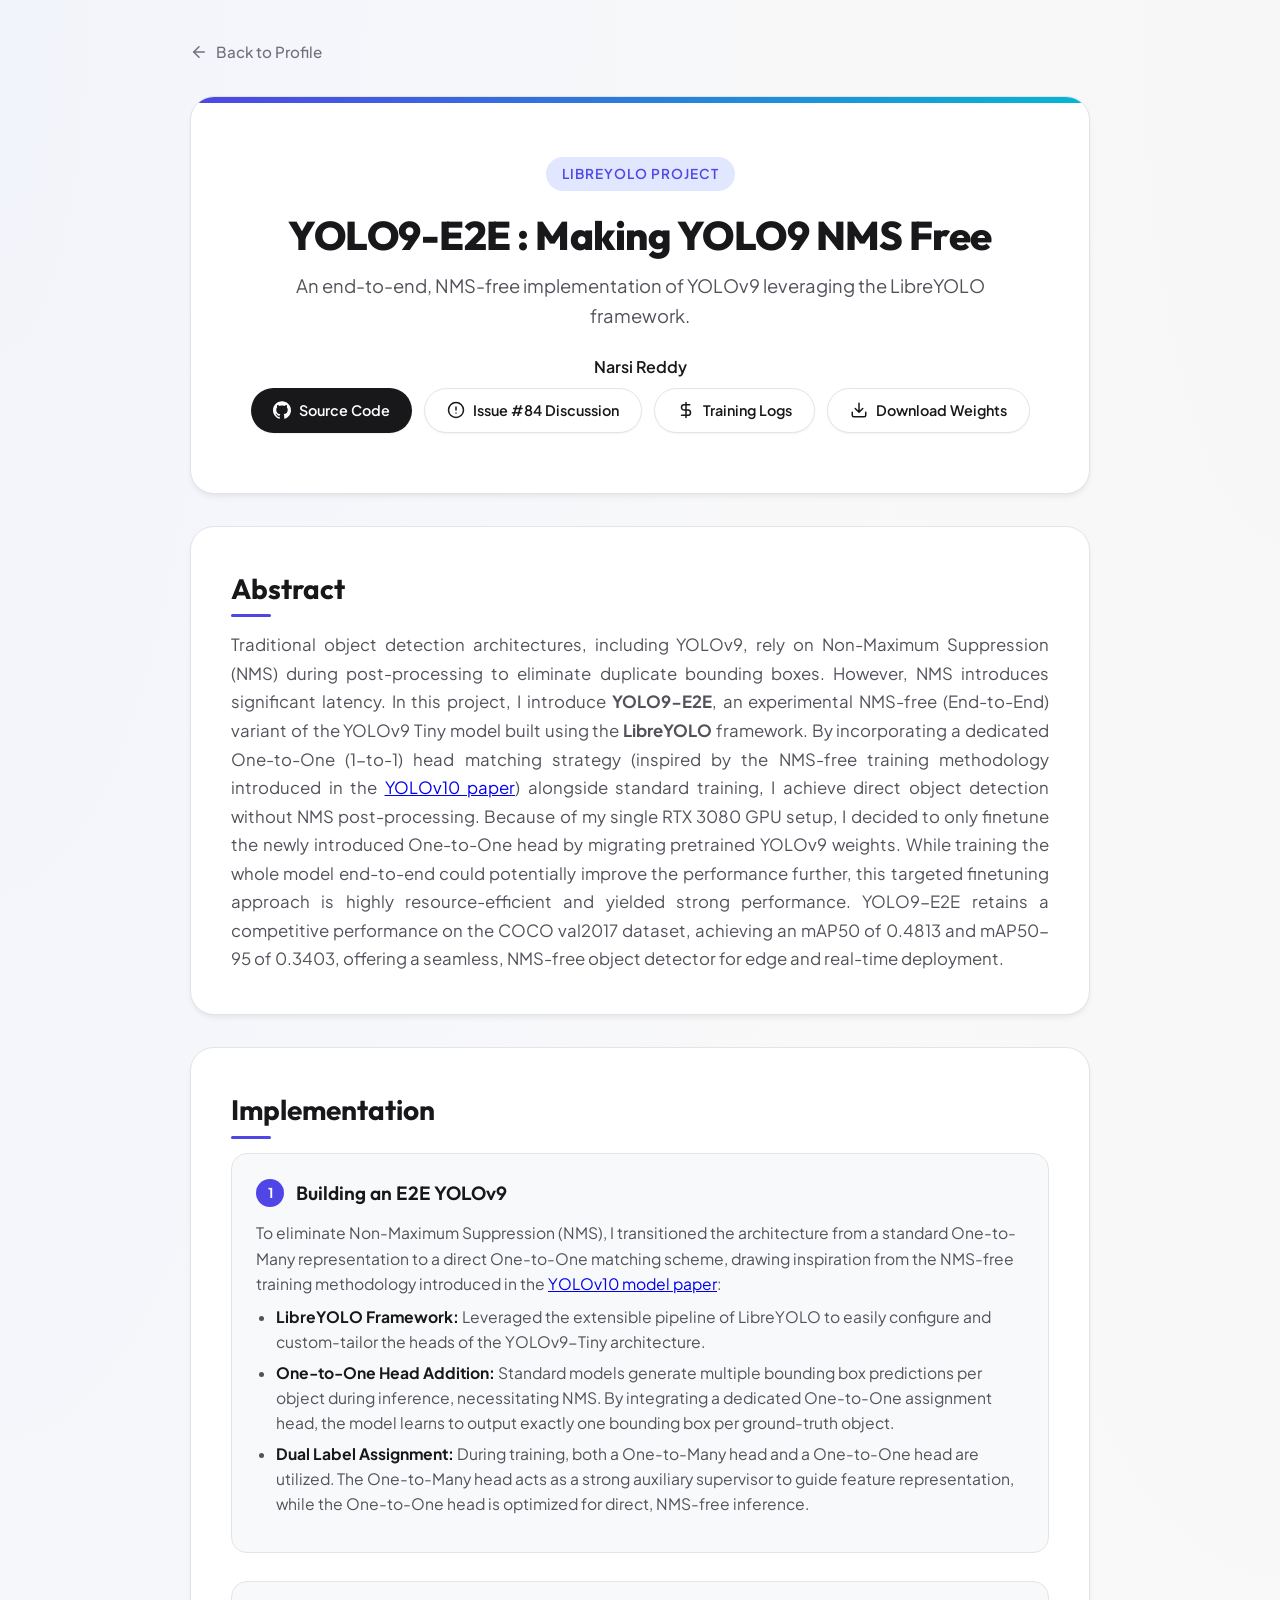
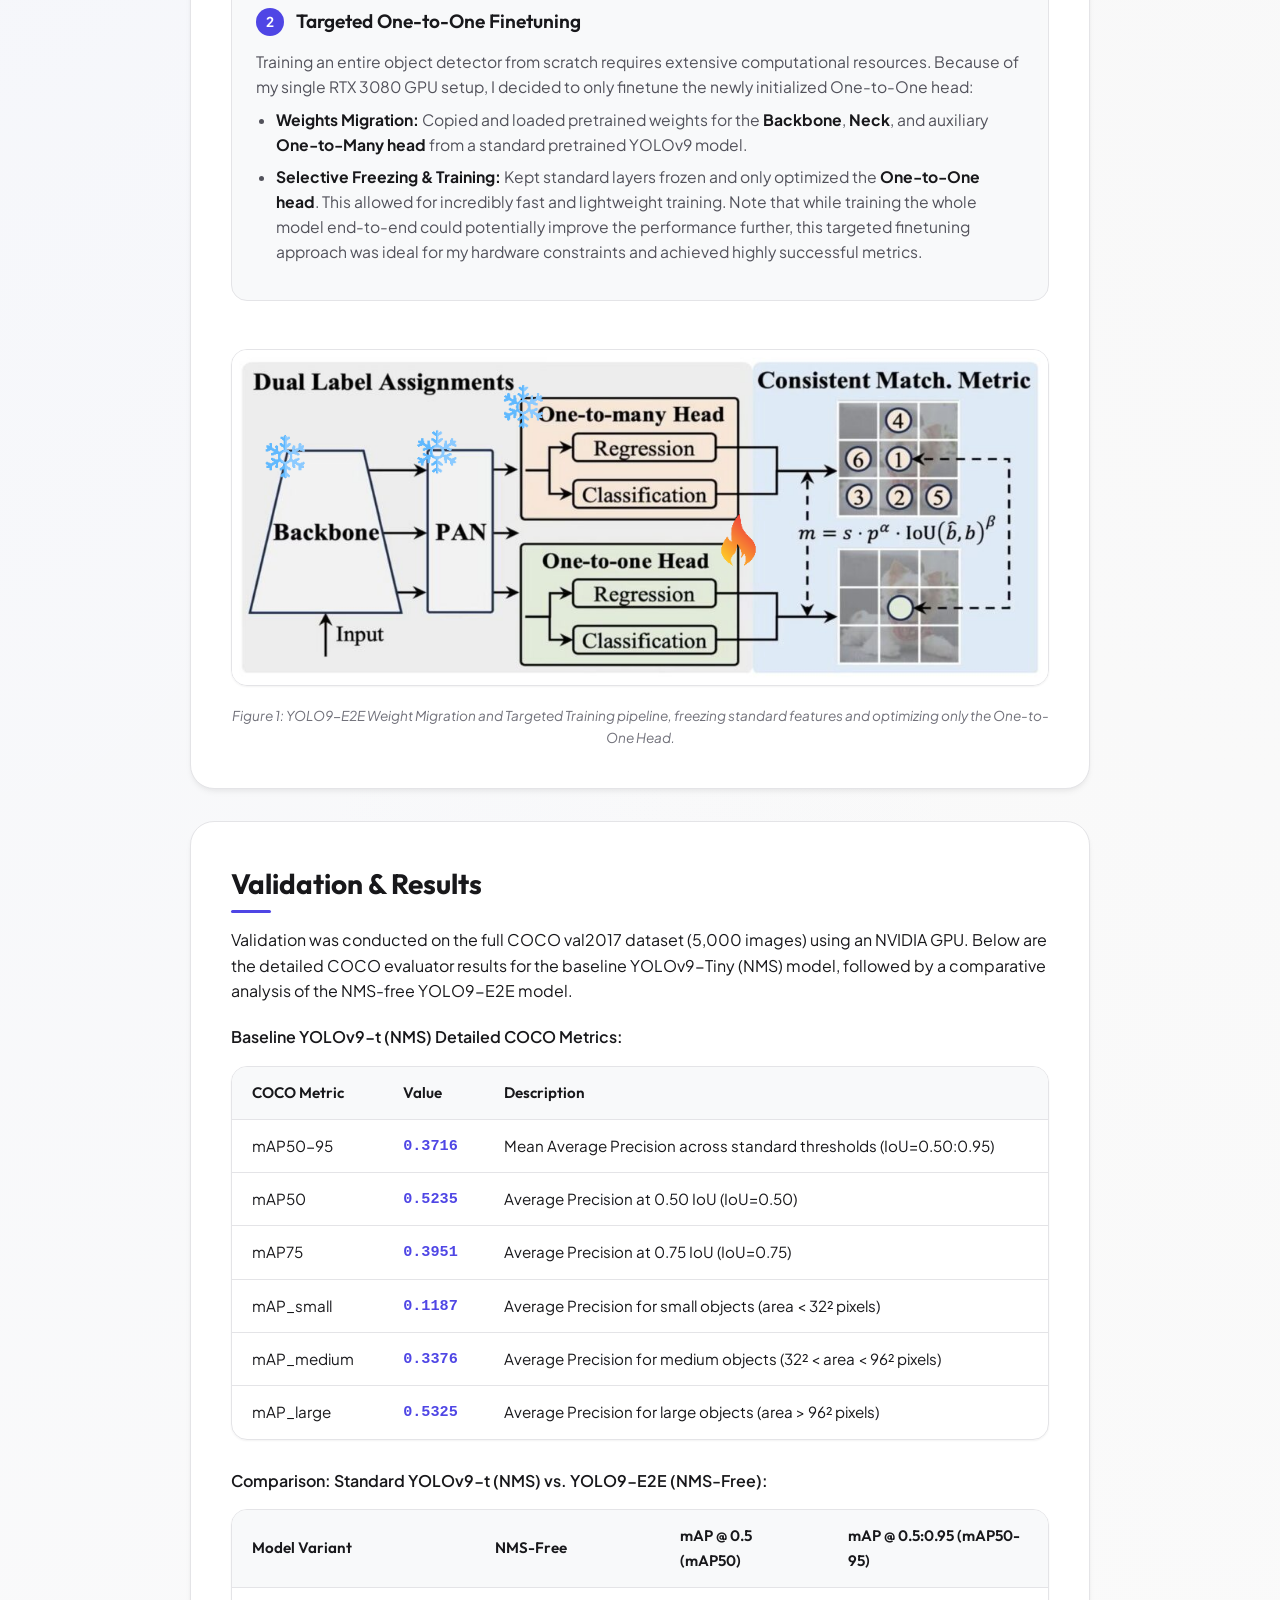
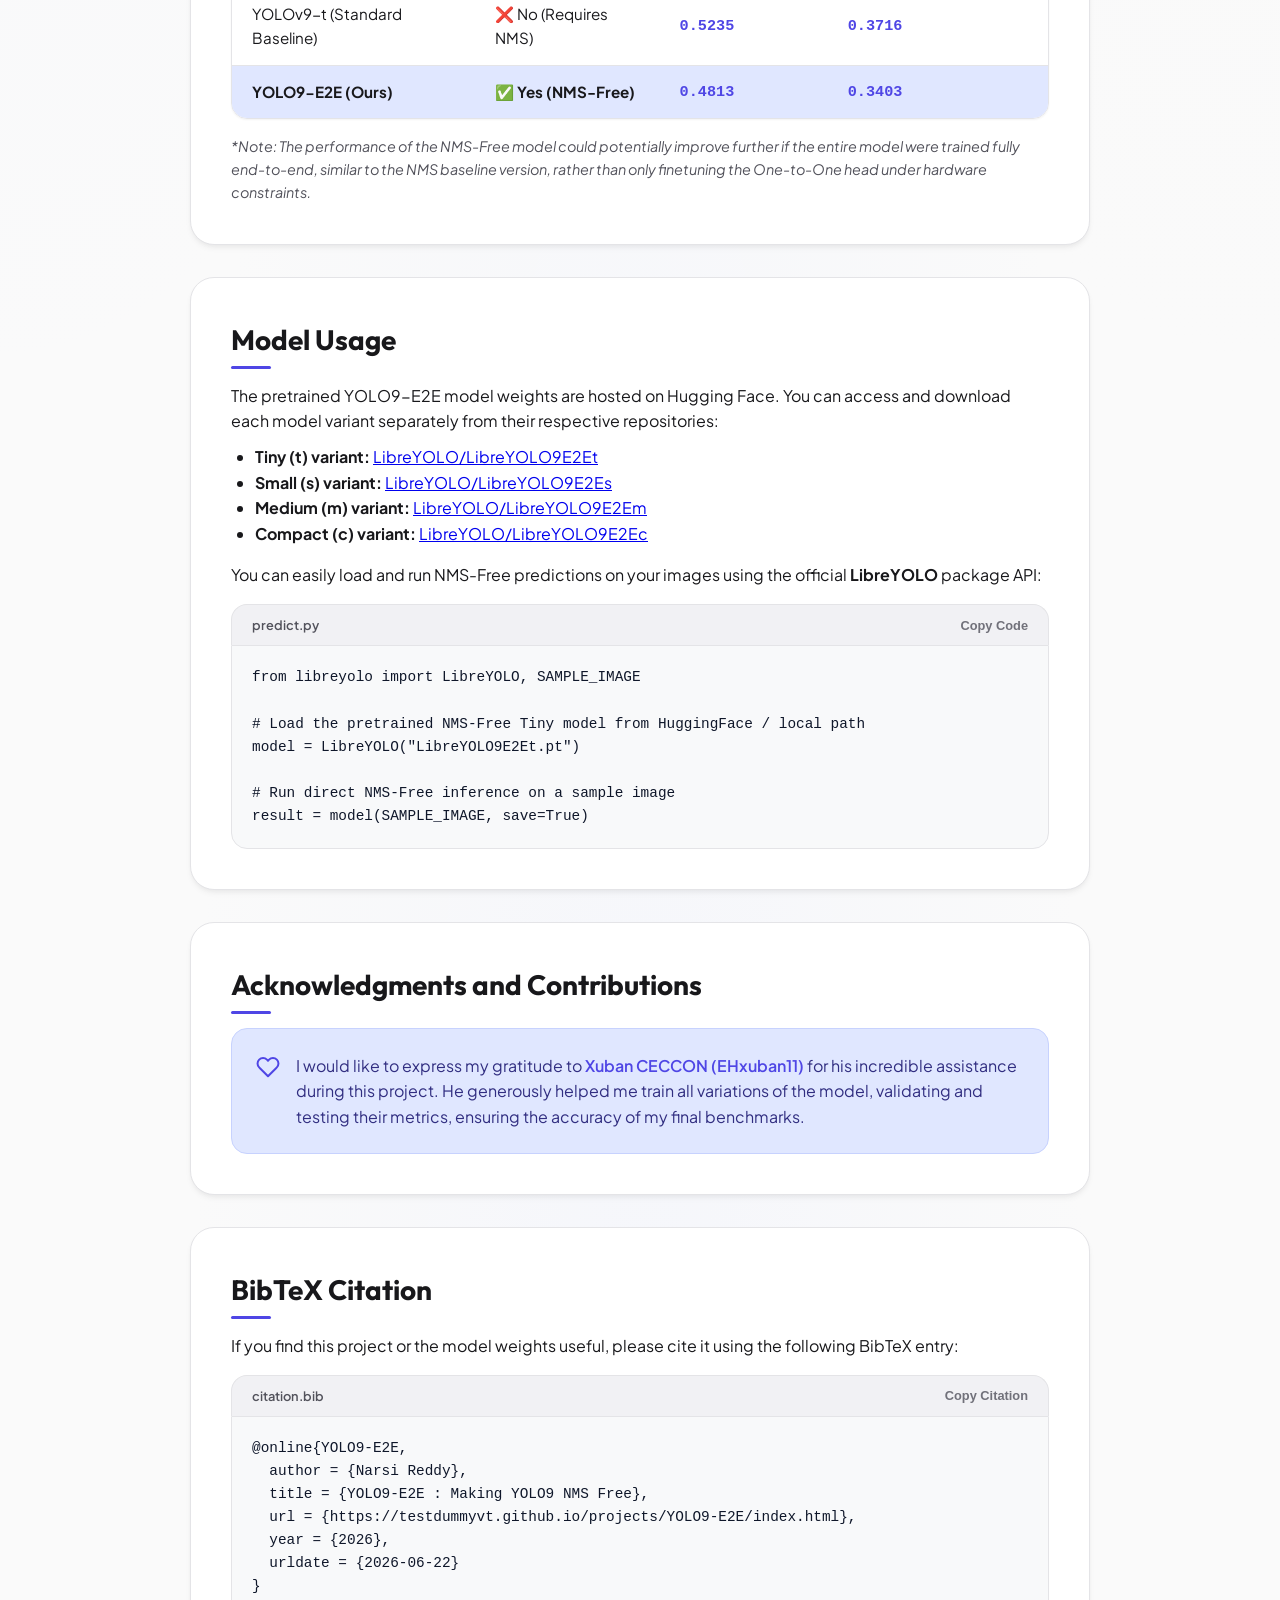
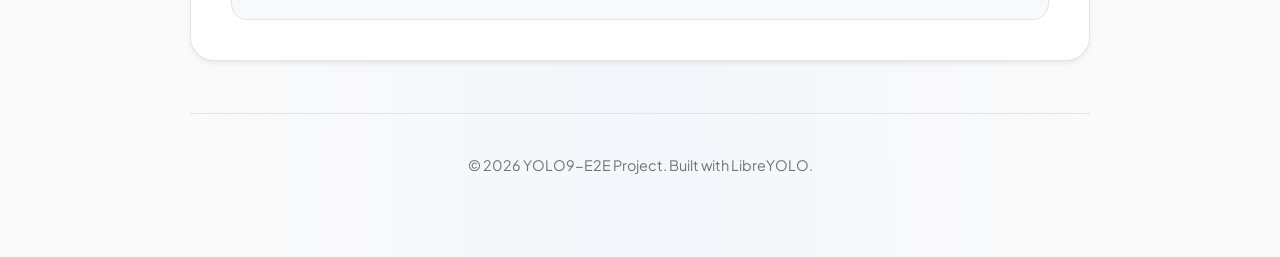
<file: projects/YOLO9-E2E/index.html>
<!DOCTYPE html>
<html lang="en">
<head>
    <!-- Google tag (gtag.js) -->
    <script async src="https://www.googletagmanager.com/gtag/js?id=G-LQ23NGDRKF"></script>
    <script>
      window.dataLayer = window.dataLayer || [];
      function gtag(){dataLayer.push(arguments);}
      gtag('js', new Date());

      gtag('config', 'G-LQ23NGDRKF');
    </script>

    <meta charset="UTF-8">
    <meta name="viewport" content="width=device-width, initial-scale=1.0">
    <title>YOLO9-E2E: Making YOLO9 NMS Free | Narsi Reddy</title>
    <meta name="description" content="YOLO9-E2E is an end-to-end, NMS-free version of the YOLOv9 object detection model. Built using the LibreYOLO package.">
    
    <!-- Open Graph / Facebook -->
    <meta property="og:type" content="website">
    <meta property="og:url" content="https://testdummyvt.github.io/projects/YOLO9-E2E/">
    <meta property="og:title" content="YOLO9-E2E: Making YOLO9 NMS Free">
    <meta property="og:description" content="YOLO9-E2E is an end-to-end, NMS-free version of the YOLOv9 object detection model. Built using the LibreYOLO package.">
    <meta property="og:image" content="architecture.png">

    <!-- Twitter -->
    <meta property="twitter:card" content="summary_large_image">
    <meta property="twitter:url" content="https://testdummyvt.github.io/projects/YOLO9-E2E/">
    <meta property="twitter:title" content="YOLO9-E2E: Making YOLO9 NMS Free">
    <meta property="twitter:description" content="YOLO9-E2E is an end-to-end, NMS-free version of the YOLOv9 object detection model. Built using the LibreYOLO package.">
    <meta property="twitter:image" content="architecture.png">

    <!-- Fonts -->
    <link rel="preconnect" href="https://fonts.googleapis.com">
    <link rel="preconnect" href="https://fonts.gstatic.com" crossorigin>
    <link href="https://fonts.googleapis.com/css2?family=Outfit:wght@300;400;500;600;700;800&family=Plus+Jakarta+Sans:wght@300;400;500;600;700&display=swap" rel="stylesheet">
    
    <!-- Style Sheet -->
    <link rel="stylesheet" href="style.css">
</head>
<body>
    <main class="project-container">
        <!-- Back Link -->
        <a href="../../index.html" class="back-link" id="nav-back-home">
            <svg viewBox="0 0 24 24" fill="none" stroke="currentColor" stroke-width="2" stroke-linecap="round" stroke-linejoin="round">
                <line x1="19" y1="12" x2="5" y2="12"></line>
                <polyline points="12 19 5 12 12 5"></polyline>
            </svg>
            Back to Profile
        </a>

        <!-- Hero Header -->
        <header class="hero">
            <span class="project-tag">LibreYOLO Project</span>
            <h1 class="project-title" id="main-title">YOLO9-E2E : Making YOLO9 NMS Free</h1>
            <p class="project-subtitle">An end-to-end, NMS-free implementation of YOLOv9 leveraging the LibreYOLO framework.</p>
            


            <!-- Author -->
            <div class="author-list">
                <a href="https://github.com/testdummyvt" target="_blank" rel="noopener noreferrer" class="author-name" id="author-narsi">Narsi Reddy</a>
            </div>

            <!-- Call to Actions -->
            <div class="links-container">
                <a href="https://github.com/testdummyvt/libreyolo" target="_blank" rel="noopener noreferrer" class="btn-link primary" id="btn-github-code">
                    <svg viewBox="0 0 24 24" fill="currentColor">
                        <path d="M12 .297c-6.63 0-12 5.373-12 12 0 5.303 3.438 9.8 8.205 11.385.6.113.82-.258.82-.577 0-.285-.01-1.04-.015-2.04-3.338.724-4.042-1.61-4.042-1.61C4.422 18.07 3.633 17.7 3.633 17.7c-1.087-.744.084-.729.084-.729 1.205.084 1.838 1.236 1.838 1.236 1.07 1.835 2.809 1.305 3.495.998.108-.776.417-1.305.76-1.605-2.665-.3-5.466-1.332-5.466-5.93 0-1.31.465-2.38 1.235-3.22-.135-.303-.54-1.523.105-3.176 0 0 1.005-.322 3.3 1.23.96-.267 1.98-.399 3-.405 1.02.006 2.04.138 3 .405 2.28-1.552 3.285-1.23 3.285-1.23.645 1.653.24 2.873.12 3.176.765.84 1.23 1.91 1.23 3.22 0 4.61-2.805 5.625-5.475 5.92.42.36.81 1.096.81 2.22 0 1.606-.015 2.896-.015 3.286 0 .315.21.69.825.57C20.565 22.092 24 17.592 24 12.297c0-6.627-5.373-12-12-12"/>
                    </svg>
                    Source Code
                </a>
                <a href="https://github.com/LibreYOLO/libreyolo/issues/84" target="_blank" rel="noopener noreferrer" class="btn-link secondary" id="btn-github-issue">
                    <svg viewBox="0 0 24 24" fill="none" stroke="currentColor" stroke-width="2" stroke-linecap="round" stroke-linejoin="round">
                        <circle cx="12" cy="12" r="10"></circle>
                        <line x1="12" y1="8" x2="12" y2="12"></line>
                        <line x1="12" y1="16" x2="12.01" y2="16"></line>
                    </svg>
                    Issue #84 Discussion
                </a>
                <a href="https://huggingface.co/testdummyvt/yolov9_nmsfree_exp" target="_blank" rel="noopener noreferrer" class="btn-link secondary" id="btn-hf-logs">
                    <svg viewBox="0 0 24 24" fill="none" stroke="currentColor" stroke-width="2" stroke-linecap="round" stroke-linejoin="round">
                        <path d="M12 2v20M17 5H9.5a3.5 3.5 0 0 0 0 7h5a3.5 3.5 0 0 1 0 7H6"></path>
                    </svg>
                    Training Logs
                </a>
                <a href="https://huggingface.co/LibreYOLO/LibreYOLO9E2Et" target="_blank" rel="noopener noreferrer" class="btn-link secondary" id="btn-download-weights">
                    <svg viewBox="0 0 24 24" fill="none" stroke="currentColor" stroke-width="2" stroke-linecap="round" stroke-linejoin="round">
                        <path d="M21 15v4a2 2 0 0 1-2 2H5a2 2 0 0 1-2-2v-4M7 10l5 5 5-5M12 15V3"></path>
                    </svg>
                    Download Weights
                </a>
            </div>
        </header>

        <!-- Abstract Section -->
        <section class="content-section" id="abstract-section">
            <h2 class="section-title">Abstract</h2>
            <p class="abstract-text">
                Traditional object detection architectures, including YOLOv9, rely on Non-Maximum Suppression (NMS) during post-processing to eliminate duplicate bounding boxes. However, NMS introduces significant latency. In this project, I introduce <strong>YOLO9-E2E</strong>, an experimental NMS-free (End-to-End) variant of the YOLOv9 Tiny model built using the <strong>LibreYOLO</strong> framework. By incorporating a dedicated One-to-One (1-to-1) head matching strategy (inspired by the NMS-free training methodology introduced in the <a href="https://arxiv.org/abs/2405.14458" target="_blank" rel="noopener noreferrer">YOLOv10 paper</a>) alongside standard training, I achieve direct object detection without NMS post-processing. Because of my single RTX 3080 GPU setup, I decided to only finetune the newly introduced One-to-One head by migrating pretrained YOLOv9 weights. While training the whole model end-to-end could potentially improve the performance further, this targeted finetuning approach is highly resource-efficient and yielded strong performance. YOLO9-E2E retains a competitive performance on the COCO val2017 dataset, achieving an mAP50 of 0.4813 and mAP50-95 of 0.3403, offering a seamless, NMS-free object detector for edge and real-time deployment.
            </p>
        </section>

        <!-- Implementation Section -->
        <section class="content-section" id="implementation-section">
            <h2 class="section-title">Implementation</h2>
            <div class="implementation-grid">
                
                <div class="step-card">
                    <div class="step-header">
                        <span class="step-number">1</span>
                        <h3 class="step-title">Building an E2E YOLOv9</h3>
                    </div>
                    <div class="step-desc">
                        <p>To eliminate Non-Maximum Suppression (NMS), I transitioned the architecture from a standard One-to-Many representation to a direct One-to-One matching scheme, drawing inspiration from the NMS-free training methodology introduced in the <a href="https://arxiv.org/abs/2405.14458" target="_blank" rel="noopener noreferrer">YOLOv10 model paper</a>:</p>
                        <ul>
                            <li><strong>LibreYOLO Framework:</strong> Leveraged the extensible pipeline of LibreYOLO to easily configure and custom-tailor the heads of the YOLOv9-Tiny architecture.</li>
                            <li><strong>One-to-One Head Addition:</strong> Standard models generate multiple bounding box predictions per object during inference, necessitating NMS. By integrating a dedicated One-to-One assignment head, the model learns to output exactly one bounding box per ground-truth object.</li>
                            <li><strong>Dual Label Assignment:</strong> During training, both a One-to-Many head and a One-to-One head are utilized. The One-to-Many head acts as a strong auxiliary supervisor to guide feature representation, while the One-to-One head is optimized for direct, NMS-free inference.</li>
                        </ul>
                    </div>
                </div>

                <div class="step-card">
                    <div class="step-header">
                        <span class="step-number">2</span>
                        <h3 class="step-title">Targeted One-to-One Finetuning</h3>
                    </div>
                    <div class="step-desc">
                        <p>Training an entire object detector from scratch requires extensive computational resources. Because of my single RTX 3080 GPU setup, I decided to only finetune the newly initialized One-to-One head:</p>
                        <ul>
                            <li><strong>Weights Migration:</strong> Copied and loaded pretrained weights for the <strong>Backbone</strong>, <strong>Neck</strong>, and auxiliary <strong>One-to-Many head</strong> from a standard pretrained YOLOv9 model.</li>
                            <li><strong>Selective Freezing & Training:</strong> Kept standard layers frozen and only optimized the <strong>One-to-One head</strong>. This allowed for incredibly fast and lightweight training. Note that while training the whole model end-to-end could potentially improve the performance further, this targeted finetuning approach was ideal for my hardware constraints and achieved highly successful metrics.</li>
                        </ul>
                    </div>
                </div>

                <!-- Architecture Diagram -->
                <div class="diagram-container">
                    <img src="architecture.png" alt="YOLO9-E2E Weight Migration & Training Diagram" class="diagram-img">
                    <p class="diagram-caption">Figure 1: YOLO9-E2E Weight Migration and Targeted Training pipeline, freezing standard features and optimizing only the One-to-One Head.</p>
                </div>

            </div>
        </section>

        <!-- Validation Results Section -->
        <section class="content-section" id="results-section">
            <h2 class="section-title">Validation & Results</h2>
            <p>Validation was conducted on the full COCO val2017 dataset (5,000 images) using an NVIDIA GPU. Below are the detailed COCO evaluator results for the baseline YOLOv9-Tiny (NMS) model, followed by a comparative analysis of the NMS-free YOLO9-E2E model.</p>
            
            <p style="margin-top: 20px; margin-bottom: 10px; font-weight: 600;">Baseline YOLOv9-t (NMS) Detailed COCO Metrics:</p>
            <div class="results-table-container">
                <table class="results-table" id="baseline-detailed-table">
                    <thead>
                        <tr>
                            <th>COCO Metric</th>
                            <th>Value</th>
                            <th>Description</th>
                        </tr>
                    </thead>
                    <tbody>
                        <tr>
                            <td>mAP50-95</td>
                            <td class="metric-value">0.3716</td>
                            <td>Mean Average Precision across standard thresholds (IoU=0.50:0.95)</td>
                        </tr>
                        <tr>
                            <td>mAP50</td>
                            <td class="metric-value">0.5235</td>
                            <td>Average Precision at 0.50 IoU (IoU=0.50)</td>
                        </tr>
                        <tr>
                            <td>mAP75</td>
                            <td class="metric-value">0.3951</td>
                            <td>Average Precision at 0.75 IoU (IoU=0.75)</td>
                        </tr>
                        <tr>
                            <td>mAP_small</td>
                            <td class="metric-value">0.1187</td>
                            <td>Average Precision for small objects (area &lt; 32² pixels)</td>
                        </tr>
                        <tr>
                            <td>mAP_medium</td>
                            <td class="metric-value">0.3376</td>
                            <td>Average Precision for medium objects (32² &lt; area &lt; 96² pixels)</td>
                        </tr>
                        <tr>
                            <td>mAP_large</td>
                            <td class="metric-value">0.5325</td>
                            <td>Average Precision for large objects (area &gt; 96² pixels)</td>
                        </tr>
                    </tbody>
                </table>
            </div>

            <p style="margin-top: 28px; margin-bottom: 12px; font-weight: 600;">Comparison: Standard YOLOv9-t (NMS) vs. YOLO9-E2E (NMS-Free):</p>
            <div class="results-table-container">
                <table class="results-table" id="comparison-table">
                    <thead>
                        <tr>
                            <th>Model Variant</th>
                            <th>NMS-Free</th>
                            <th>mAP @ 0.5 (mAP50)</th>
                            <th>mAP @ 0.5:0.95 (mAP50-95)</th>
                        </tr>
                    </thead>
                    <tbody>
                        <tr>
                            <td>YOLOv9-t (Standard Baseline)</td>
                            <td>❌ No (Requires NMS)</td>
                            <td class="metric-value">0.5235</td>
                            <td class="metric-value">0.3716</td>
                        </tr>
                        <tr style="background-color: var(--accent-light); font-weight: bold;">
                            <td>YOLO9-E2E (Ours)</td>
                            <td>✅ Yes (NMS-Free)</td>
                            <td class="metric-value" style="color: var(--accent-color);">0.4813</td>
                            <td class="metric-value" style="color: var(--accent-color);">0.3403</td>
                        </tr>
                    </tbody>
                </table>
            </div>
            <p style="margin-top: 16px; font-size: 0.9rem; color: var(--text-secondary); font-style: italic;">
                *Note: The performance of the NMS-Free model could potentially improve further if the entire model were trained fully end-to-end, similar to the NMS baseline version, rather than only finetuning the One-to-One head under hardware constraints.
            </p>
        </section>

        <!-- Usage Section -->
        <section class="content-section" id="usage-section">
            <h2 class="section-title">Model Usage</h2>
            <p>
                The pretrained YOLO9-E2E model weights are hosted on Hugging Face. You can access and download each model variant separately from their respective repositories:
            </p>
            <ul style="margin-left: 24px; margin-top: 10px; margin-bottom: 16px;">
                <li><strong>Tiny (t) variant:</strong> <a href="https://huggingface.co/LibreYOLO/LibreYOLO9E2Et" target="_blank" rel="noopener noreferrer">LibreYOLO/LibreYOLO9E2Et</a></li>
                <li><strong>Small (s) variant:</strong> <a href="https://huggingface.co/LibreYOLO/LibreYOLO9E2Es" target="_blank" rel="noopener noreferrer">LibreYOLO/LibreYOLO9E2Es</a></li>
                <li><strong>Medium (m) variant:</strong> <a href="https://huggingface.co/LibreYOLO/LibreYOLO9E2Em" target="_blank" rel="noopener noreferrer">LibreYOLO/LibreYOLO9E2Em</a></li>
                <li><strong>Compact (c) variant:</strong> <a href="https://huggingface.co/LibreYOLO/LibreYOLO9E2Ec" target="_blank" rel="noopener noreferrer">LibreYOLO/LibreYOLO9E2Ec</a></li>
            </ul>
            
            <p style="margin-top: 16px;">You can easily load and run NMS-Free predictions on your images using the official <strong>LibreYOLO</strong> package API:</p>
            
            <div class="code-container">
                <div class="code-header">
                    <span>predict.py</span>
                    <button class="code-copy-btn" id="btn-copy-predict">Copy Code</button>
                </div>
                <pre><code id="code-snippet-predict">from libreyolo import LibreYOLO, SAMPLE_IMAGE

# Load the pretrained NMS-Free Tiny model from HuggingFace / local path
model = LibreYOLO("LibreYOLO9E2Et.pt")

# Run direct NMS-Free inference on a sample image
result = model(SAMPLE_IMAGE, save=True)</code></pre>
            </div>
        </section>

        <!-- Acknowledgments Section -->
        <section class="content-section" id="acknowledgments-section">
            <h2 class="section-title">Acknowledgments and Contributions</h2>
            <div class="acknowledgments-card">
                <svg viewBox="0 0 24 24" fill="none" stroke="currentColor" stroke-width="2" stroke-linecap="round" stroke-linejoin="round">
                    <path d="M20.84 4.61a5.5 5.5 0 0 0-7.78 0L12 5.67l-1.06-1.06a5.5 5.5 0 0 0-7.78 7.78l1.06 1.06L12 21.23l7.78-7.78 1.06-1.06a5.5 5.5 0 0 0 0-7.78z"></path>
                </svg>
                <div class="acknowledgments-text">
                    I would like to express my gratitude to <a href="https://github.com/EHxuban11" target="_blank" rel="noopener noreferrer">Xuban CECCON (EHxuban11)</a> for his incredible assistance during this project. He generously helped me train all variations of the model, validating and testing their metrics, ensuring the accuracy of my final benchmarks.
                </div>
            </div>
        </section>

        <!-- BibTeX Section -->
        <section class="content-section" id="bibtex-section">
            <h2 class="section-title">BibTeX Citation</h2>
            <p style="margin-bottom: 16px;">If you find this project or the model weights useful, please cite it using the following BibTeX entry:</p>
            <div class="code-container">
                <div class="code-header">
                    <span>citation.bib</span>
                    <button class="code-copy-btn" id="btn-copy-bibtex">Copy Citation</button>
                </div>
                <pre><code id="code-snippet-bibtex">@online{YOLO9-E2E,
  author = {Narsi Reddy},
  title = {YOLO9-E2E : Making YOLO9 NMS Free},
  url = {https://testdummyvt.github.io/projects/YOLO9-E2E/index.html},
  year = {2026},
  urldate = {2026-06-22}
}</code></pre>
            </div>
        </section>

        <!-- Footer -->
        <footer>
            <p>&copy; 2026 YOLO9-E2E Project. Built with LibreYOLO.</p>
        </footer>
    </main>

    <!-- Micro Interactivity Script -->
    <script>


        // Copy Code Script helper
        function setupCopyButton(buttonId, snippetId, defaultLabel = 'Copy Code') {
            const btn = document.getElementById(buttonId);
            const snippet = document.getElementById(snippetId);
            if (btn && snippet) {
                btn.addEventListener('click', () => {
                    navigator.clipboard.writeText(snippet.textContent).then(() => {
                        btn.textContent = 'Copied!';
                        btn.style.color = '#10b981'; // green accent
                        
                        setTimeout(() => {
                            btn.textContent = defaultLabel;
                            btn.style.color = '';
                        }, 2000);
                    }).catch(err => {
                        console.error('Could not copy text: ', err);
                    });
                });
            }
        }

        setupCopyButton('btn-copy-predict', 'code-snippet-predict', 'Copy Code');
        setupCopyButton('btn-copy-bibtex', 'code-snippet-bibtex', 'Copy Citation');
    </script>
</body>
</html>
</file>
<file: projects/YOLO9-E2E/style.css>
/* YOLO9-E2E Project Page Styles (Premium Light Theme) */

/* Global Reset & Base Styles */
* {
    margin: 0;
    padding: 0;
    box-sizing: border-box;
    -webkit-font-smoothing: antialiased;
    -moz-osx-font-smoothing: grayscale;
}

:root {
    --bg-color: #fafafa;
    --card-bg: #ffffff;
    --text-primary: #18181b;
    --text-secondary: #52525b;
    --text-muted: #71717a;
    --border-color: #e4e4e7;
    --accent-color: #4f46e5;
    --accent-light: #e0e7ff;
    --accent-hover: #4338ca;
    --shadow-sm: 0 1px 2px 0 rgba(0, 0, 0, 0.05);
    --shadow-md: 0 4px 6px -1px rgba(0, 0, 0, 0.05), 0 2px 4px -1px rgba(0, 0, 0, 0.03);
    --shadow-lg: 0 10px 15px -3px rgba(0, 0, 0, 0.05), 0 4px 6px -2px rgba(0, 0, 0, 0.02);
    --shadow-xl: 0 20px 25px -5px rgba(0, 0, 0, 0.05), 0 10px 10px -5px rgba(0, 0, 0, 0.02);
    --font-sans: 'Plus Jakarta Sans', -apple-system, BlinkMacSystemFont, "Segoe UI", Roboto, Helvetica, Arial, sans-serif;
    --font-heading: 'Outfit', sans-serif;
    --font-mono: 'SFMono-Regular', Consolas, 'Liberation Mono', Menlo, Courier, monospace;
}

body {
    background-color: var(--bg-color);
    background-image: 
        radial-gradient(at 0% 0%, rgba(224, 231, 255, 0.3) 0px, transparent 50%),
        radial-gradient(at 100% 0%, rgba(244, 244, 245, 0.5) 0px, transparent 50%),
        radial-gradient(at 50% 100%, rgba(224, 231, 255, 0.2) 0px, transparent 50%);
    color: var(--text-primary);
    font-family: var(--font-sans);
    line-height: 1.6;
    padding: 40px 20px;
    display: flex;
    justify-content: center;
}

/* Page Layout Container */
.project-container {
    width: 100%;
    max-width: 900px;
    display: flex;
    flex-direction: column;
    gap: 32px;
}

/* Back Link Navigation */
.back-link {
    align-self: flex-start;
    display: flex;
    align-items: center;
    gap: 8px;
    color: var(--text-muted);
    text-decoration: none;
    font-weight: 500;
    font-size: 0.95rem;
    transition: color 0.2s ease, transform 0.2s ease;
}

.back-link:hover {
    color: var(--accent-color);
    transform: translateX(-3px);
}

.back-link svg {
    width: 18px;
    height: 18px;
}

/* Header & Hero Section */
header.hero {
    text-align: center;
    padding: 60px 40px;
    background: var(--card-bg);
    border: 1px solid var(--border-color);
    border-radius: 24px;
    box-shadow: var(--shadow-md);
    position: relative;
    overflow: hidden;
}

header.hero::before {
    content: '';
    position: absolute;
    top: 0;
    left: 0;
    right: 0;
    height: 6px;
    background: linear-gradient(90deg, #4f46e5, #06b6d4);
}

.project-tag {
    display: inline-block;
    padding: 6px 16px;
    background-color: var(--accent-light);
    color: var(--accent-color);
    border-radius: 9999px;
    font-size: 0.85rem;
    font-weight: 600;
    text-transform: uppercase;
    letter-spacing: 1px;
    margin-bottom: 20px;
}

.project-title {
    font-family: var(--font-heading);
    font-size: 2.5rem;
    font-weight: 800;
    line-height: 1.2;
    letter-spacing: -0.5px;
    color: var(--text-primary);
    margin-bottom: 12px;
}

.project-subtitle {
    font-size: 1.15rem;
    color: var(--text-secondary);
    max-width: 700px;
    margin: 0 auto 24px;
    font-weight: 400;
}

/* Alternative Titles Selector */
.title-variants-box {
    margin: 20px auto 28px;
    background: #f8f9fa;
    border: 1px solid var(--border-color);
    border-radius: 16px;
    padding: 16px 20px;
    max-width: 650px;
    text-align: left;
}

.title-variants-header {
    display: flex;
    justify-content: space-between;
    align-items: center;
    margin-bottom: 10px;
}

.title-variants-label {
    font-size: 0.8rem;
    text-transform: uppercase;
    letter-spacing: 0.5px;
    font-weight: 600;
    color: var(--text-muted);
}

.title-variant-btn {
    background: none;
    border: none;
    font-family: var(--font-sans);
    color: var(--accent-color);
    font-size: 0.8rem;
    font-weight: 600;
    cursor: pointer;
    display: flex;
    align-items: center;
    gap: 4px;
    transition: color 0.2s ease;
}

.title-variant-btn:hover {
    color: var(--accent-hover);
}

.title-variant-text {
    font-size: 0.95rem;
    font-weight: 500;
    color: var(--text-primary);
    font-style: italic;
    min-height: 24px;
    transition: opacity 0.2s ease;
}

.author-list {
    display: flex;
    justify-content: center;
    flex-wrap: wrap;
    gap: 16px;
    font-size: 1rem;
    margin-bottom: 8px;
}

.author-name {
    font-weight: 600;
    color: var(--text-primary);
    text-decoration: none;
}

.author-name:hover {
    color: var(--accent-color);
}

.author-name.collaborator {
    color: var(--text-secondary);
    font-weight: 500;
}

.author-affiliation {
    font-size: 0.9rem;
    color: var(--text-muted);
    margin-bottom: 24px;
}

.links-container {
    display: flex;
    justify-content: center;
    flex-wrap: wrap;
    gap: 12px;
}

.btn-link {
    display: flex;
    align-items: center;
    gap: 8px;
    padding: 10px 22px;
    border-radius: 9999px;
    font-weight: 600;
    font-size: 0.9rem;
    text-decoration: none;
    transition: all 0.25s cubic-bezier(0.16, 1, 0.3, 1);
}

.btn-link.primary {
    background-color: var(--text-primary);
    color: #ffffff;
    box-shadow: var(--shadow-sm);
}

.btn-link.primary:hover {
    background-color: #27272a;
    transform: translateY(-2px);
    box-shadow: var(--shadow-md);
}

.btn-link.secondary {
    background-color: #ffffff;
    color: var(--text-primary);
    border: 1px solid var(--border-color);
    box-shadow: var(--shadow-sm);
}

.btn-link.secondary:hover {
    background-color: #f4f4f5;
    border-color: #d4d4d8;
    transform: translateY(-2px);
    box-shadow: var(--shadow-md);
}

.btn-link svg {
    width: 18px;
    height: 18px;
}

/* Sections & Content Cards */
.content-section {
    background: var(--card-bg);
    border: 1px solid var(--border-color);
    border-radius: 24px;
    padding: 40px;
    box-shadow: var(--shadow-md);
}

.section-title {
    font-family: var(--font-heading);
    font-size: 1.75rem;
    font-weight: 700;
    color: var(--text-primary);
    margin-bottom: 20px;
    position: relative;
    display: inline-block;
}

.section-title::after {
    content: '';
    position: absolute;
    bottom: -6px;
    left: 0;
    width: 40px;
    height: 3px;
    background-color: var(--accent-color);
    border-radius: 2px;
}

.abstract-text {
    font-size: 1.05rem;
    color: var(--text-secondary);
    line-height: 1.7;
    text-align: justify;
}

/* Implementation details */
.implementation-grid {
    display: flex;
    flex-direction: column;
    gap: 28px;
}

.step-card {
    background: #f8f9fa;
    border: 1px solid var(--border-color);
    border-radius: 16px;
    padding: 24px;
    transition: border-color 0.25s ease;
}

.step-card:hover {
    border-color: var(--accent-light);
}

.step-header {
    display: flex;
    align-items: center;
    gap: 12px;
    margin-bottom: 12px;
}

.step-number {
    display: flex;
    align-items: center;
    justify-content: center;
    width: 28px;
    height: 28px;
    background-color: var(--accent-color);
    color: #ffffff;
    border-radius: 50%;
    font-weight: 700;
    font-size: 0.85rem;
}

.step-title {
    font-family: var(--font-heading);
    font-size: 1.2rem;
    font-weight: 600;
    color: var(--text-primary);
}

.step-desc {
    color: var(--text-secondary);
    font-size: 0.98rem;
    margin-bottom: 12px;
}

.step-desc ul {
    margin-left: 20px;
    margin-top: 8px;
}

.step-desc li {
    margin-bottom: 6px;
}

.step-desc strong {
    color: var(--text-primary);
}

/* Architecture Image */
.diagram-container {
    text-align: center;
    margin-top: 20px;
}

.diagram-img {
    max-width: 100%;
    height: auto;
    border-radius: 16px;
    border: 1px solid var(--border-color);
    box-shadow: var(--shadow-sm);
    transition: transform 0.3s ease, box-shadow 0.3s ease;
}

.diagram-img:hover {
    transform: scale(1.015);
    box-shadow: var(--shadow-lg);
}

.diagram-caption {
    font-size: 0.85rem;
    color: var(--text-muted);
    margin-top: 12px;
    font-style: italic;
}

/* Validation Results Styling */
.results-table-container {
    overflow-x: auto;
    border: 1px solid var(--border-color);
    border-radius: 16px;
    margin-top: 16px;
    box-shadow: var(--shadow-sm);
}

.results-table {
    width: 100%;
    border-collapse: collapse;
    text-align: left;
    font-size: 0.95rem;
}

.results-table th, 
.results-table td {
    padding: 14px 20px;
    border-bottom: 1px solid var(--border-color);
}

.results-table th {
    background-color: #f8f9fa;
    color: var(--text-primary);
    font-weight: 600;
    font-family: var(--font-heading);
}

.results-table tr:last-child td {
    border-bottom: none;
}

.results-table tbody tr:hover {
    background-color: #f4f4f5;
}

.metric-value {
    font-family: var(--font-mono);
    font-weight: 600;
    color: var(--accent-color);
}

.latency-grid {
    display: grid;
    grid-template-columns: repeat(auto-fit, minmax(150px, 1fr));
    gap: 16px;
    margin-top: 24px;
}

.latency-card {
    background: #f8f9fa;
    border: 1px solid var(--border-color);
    border-radius: 12px;
    padding: 16px;
    text-align: center;
    box-shadow: var(--shadow-sm);
}

.latency-label {
    font-size: 0.8rem;
    text-transform: uppercase;
    letter-spacing: 0.5px;
    color: var(--text-muted);
    margin-bottom: 6px;
}

.latency-value {
    font-size: 1.5rem;
    font-family: var(--font-mono);
    font-weight: 700;
    color: var(--text-primary);
}

/* Code Snippet Styles */
.code-container {
    position: relative;
    margin-top: 16px;
}

.code-header {
    display: flex;
    justify-content: space-between;
    align-items: center;
    background-color: #f1f1f4;
    border: 1px solid var(--border-color);
    border-bottom: none;
    padding: 10px 20px;
    border-top-left-radius: 16px;
    border-top-right-radius: 16px;
    font-size: 0.8rem;
    font-weight: 600;
    color: var(--text-secondary);
}

.code-copy-btn {
    background: none;
    border: none;
    color: var(--text-muted);
    cursor: pointer;
    font-size: 0.8rem;
    font-weight: 600;
    transition: color 0.2s ease;
}

.code-copy-btn:hover {
    color: var(--accent-color);
}

pre {
    background-color: #f8f9fa;
    border: 1px solid var(--border-color);
    border-bottom-left-radius: 16px;
    border-bottom-right-radius: 16px;
    padding: 20px;
    overflow-x: auto;
    margin: 0;
}

code {
    font-family: var(--font-mono);
    font-size: 0.9rem;
    color: #0f172a;
}

/* Acknowledgments styling */
.acknowledgments-card {
    display: flex;
    align-items: flex-start;
    gap: 16px;
    background: var(--accent-light);
    border: 1px solid #c7d2fe;
    border-radius: 16px;
    padding: 24px;
    color: #312e81;
}

.acknowledgments-card svg {
    width: 24px;
    height: 24px;
    color: var(--accent-color);
    flex-shrink: 0;
    margin-top: 2px;
}

.acknowledgments-text {
    font-size: 1rem;
    line-height: 1.6;
}

.acknowledgments-text a {
    color: var(--accent-color);
    font-weight: 600;
    text-decoration: none;
    border-bottom: 1.5px solid transparent;
    transition: border-color 0.2s ease;
}

.acknowledgments-text a:hover {
    border-color: var(--accent-color);
}

/* Footer Section */
footer {
    text-align: center;
    padding: 40px 20px;
    border-top: 1px solid var(--border-color);
    color: var(--text-muted);
    font-size: 0.9rem;
    margin-top: 20px;
}

/* Responsive Adjustments */
@media (max-width: 768px) {
    body {
        padding: 20px 10px;
    }
    
    header.hero {
        padding: 40px 20px;
    }

    .project-title {
        font-size: 1.8rem;
    }

    .project-subtitle {
        font-size: 1rem;
    }

    .links-container {
        flex-direction: column;
        align-items: stretch;
    }

    .btn-link {
        justify-content: center;
    }

    .content-section {
        padding: 24px;
    }

    .section-title {
        font-size: 1.5rem;
    }

    .latency-grid {
        grid-template-columns: repeat(2, 1fr);
    }
}
</file>
